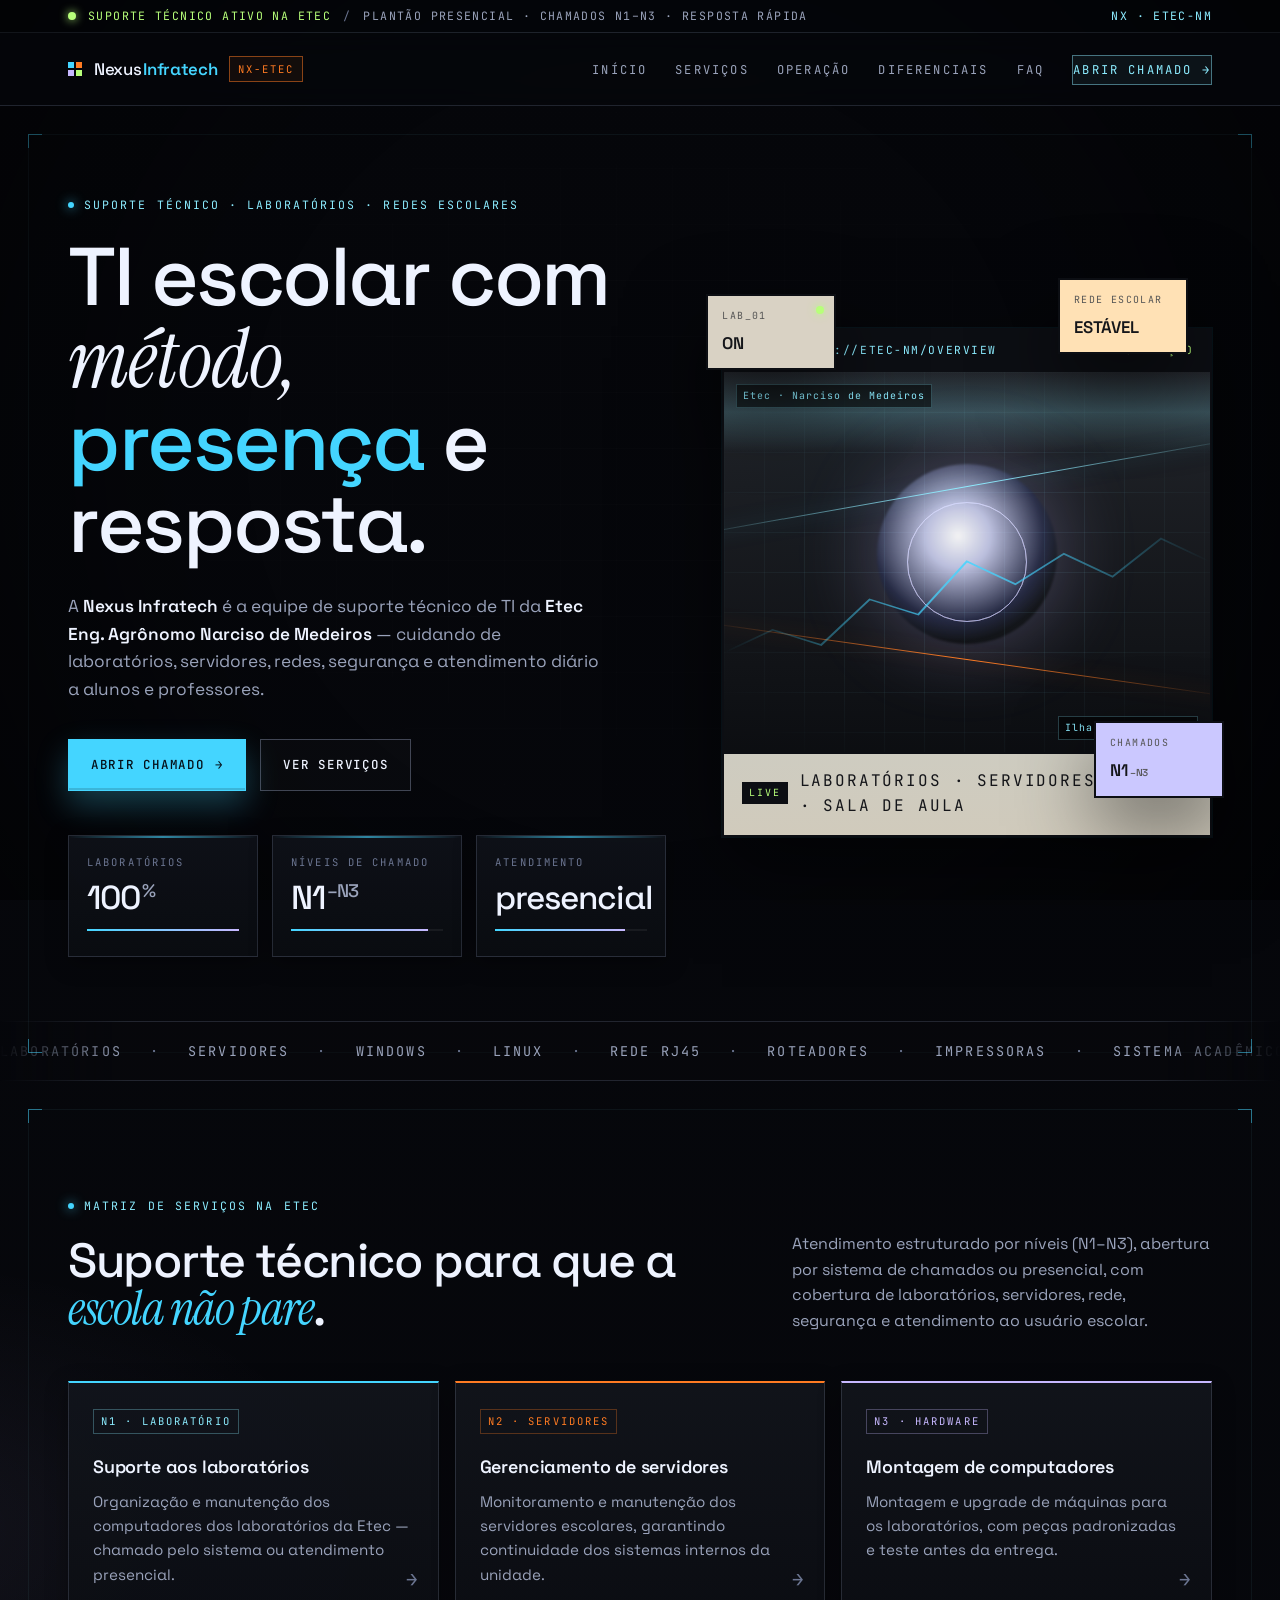
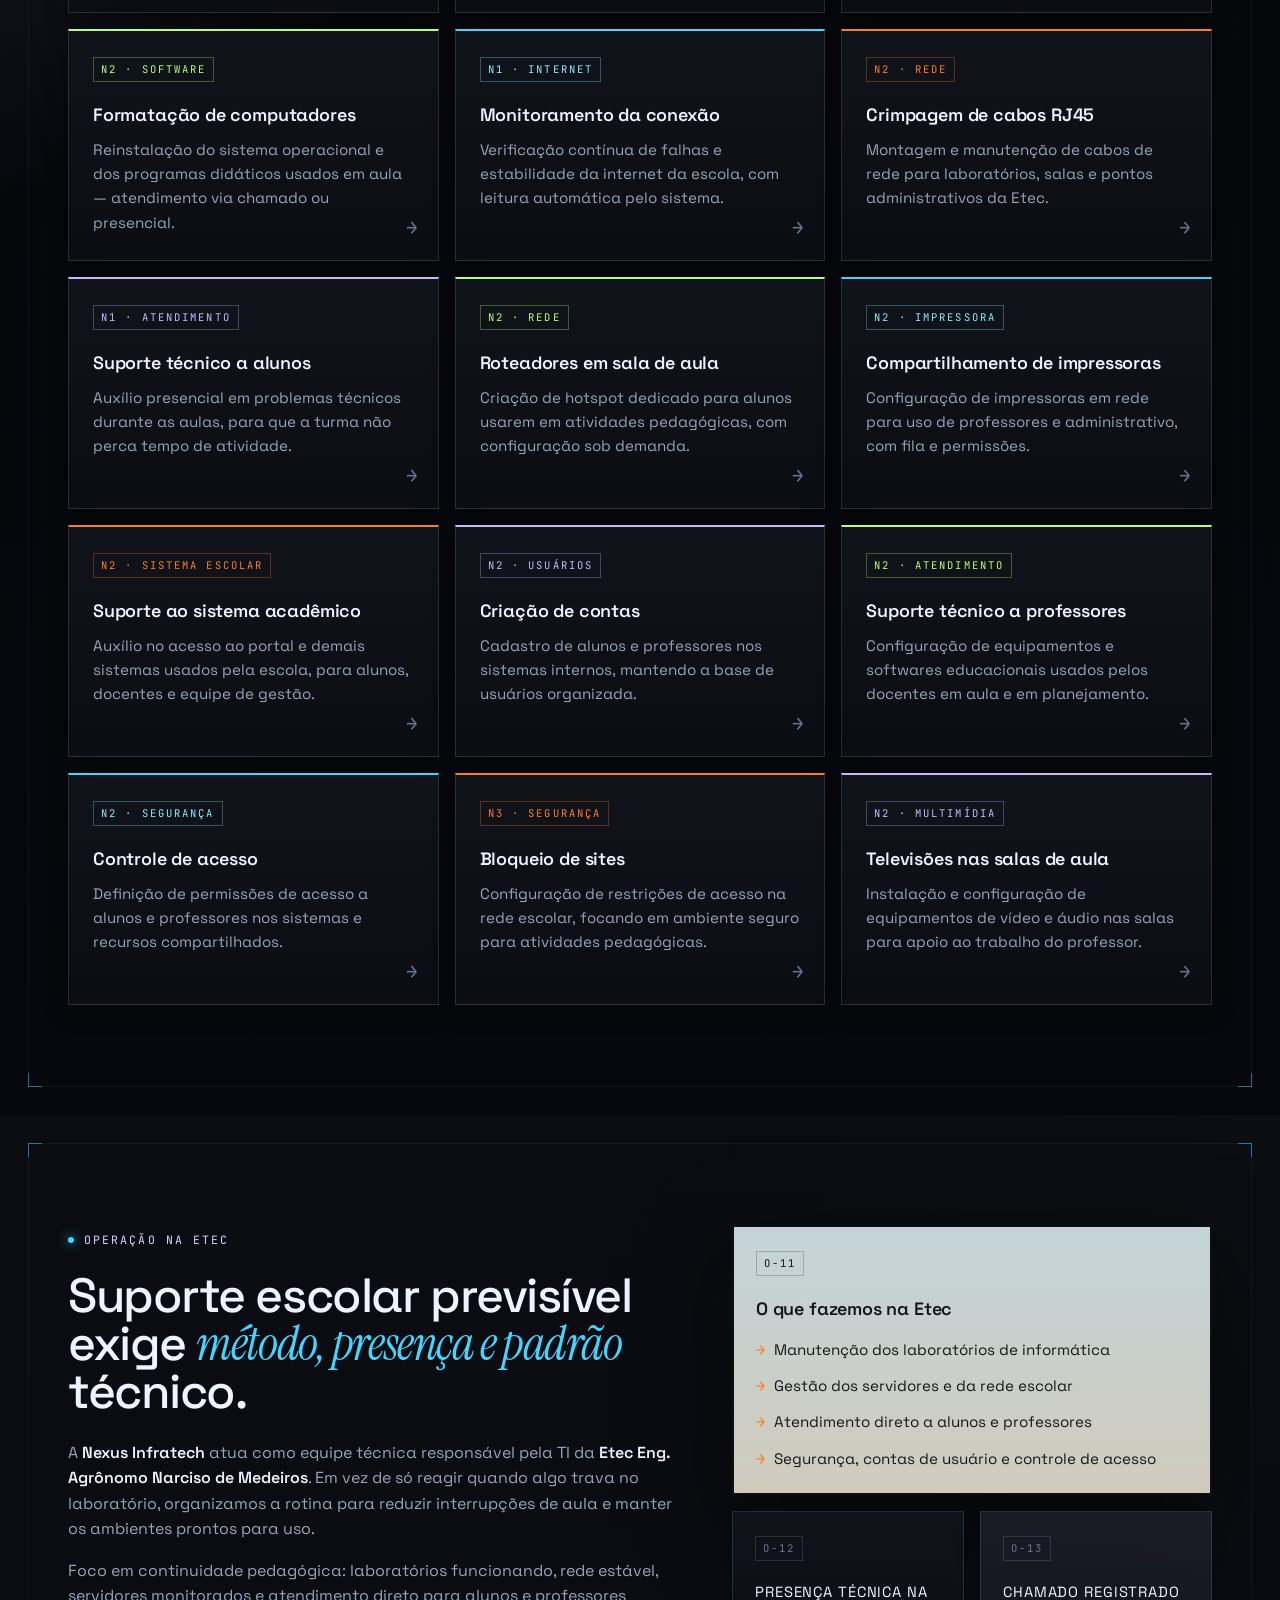
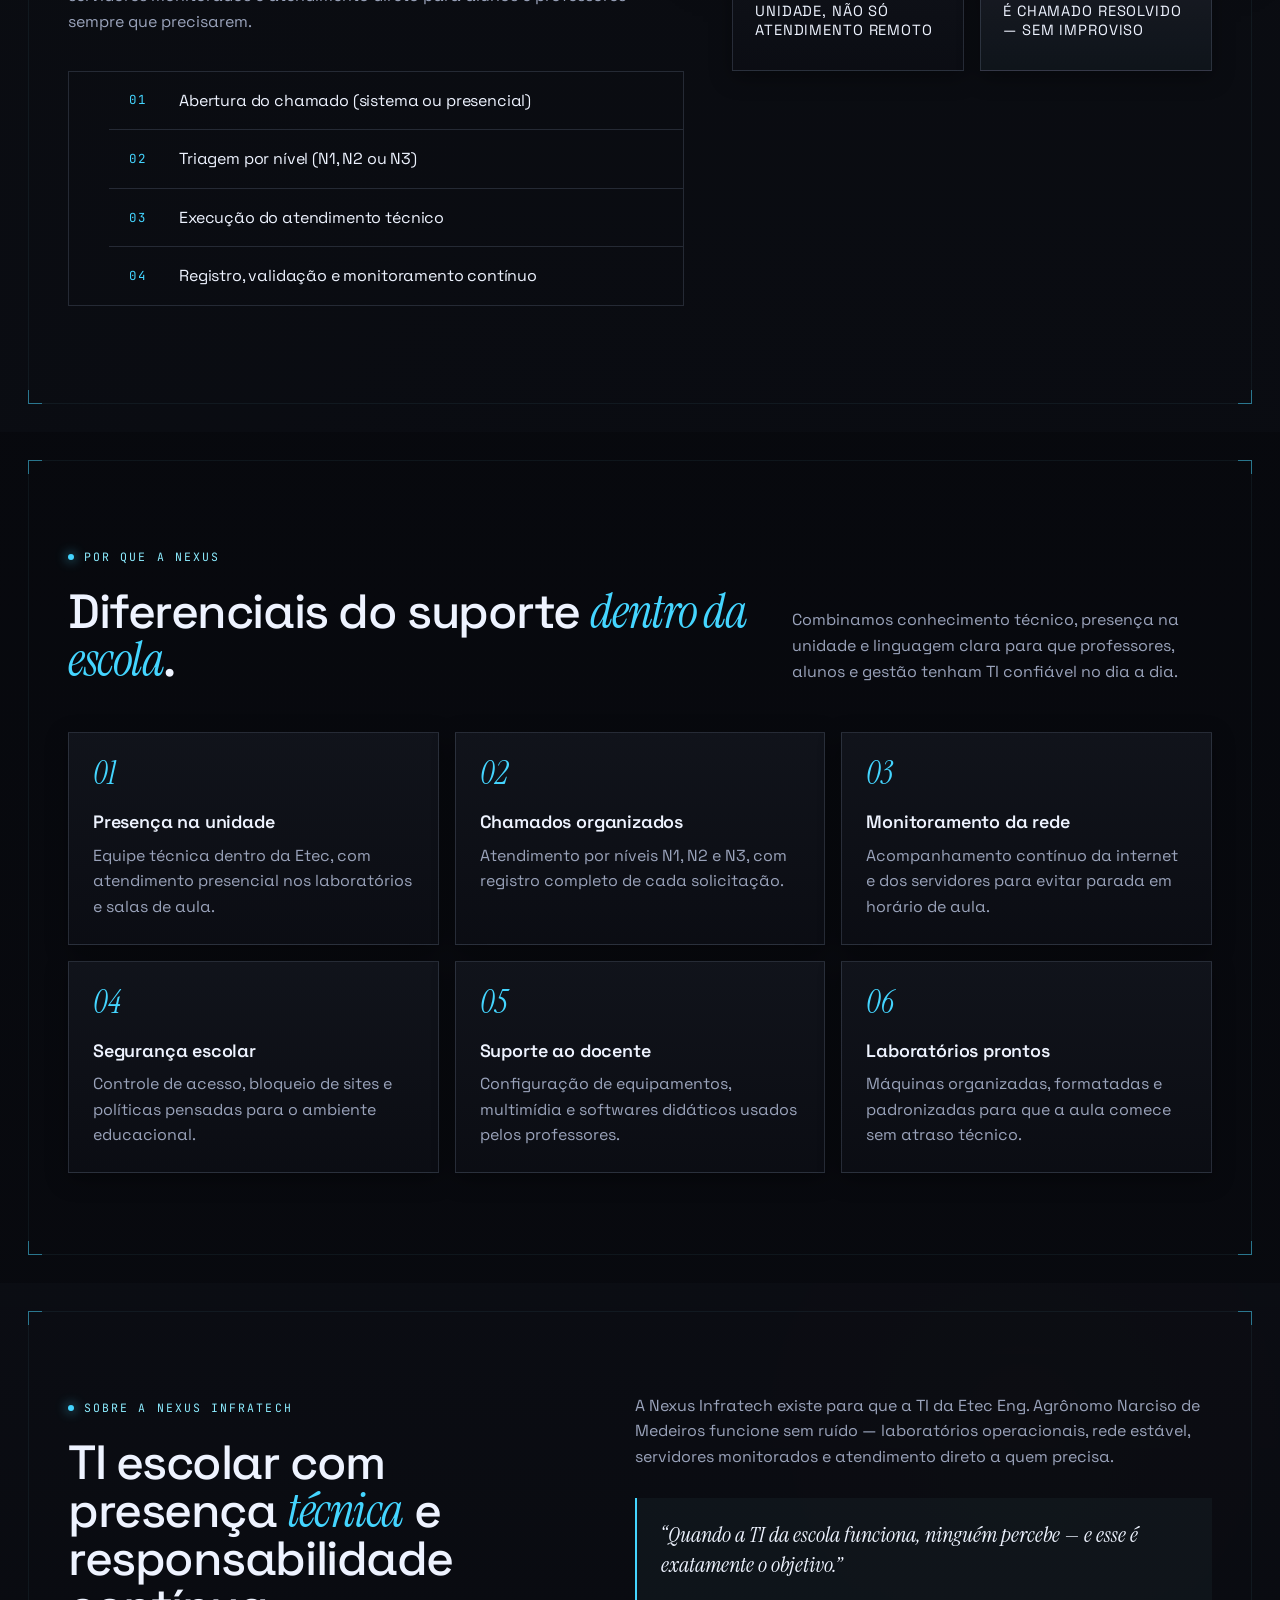
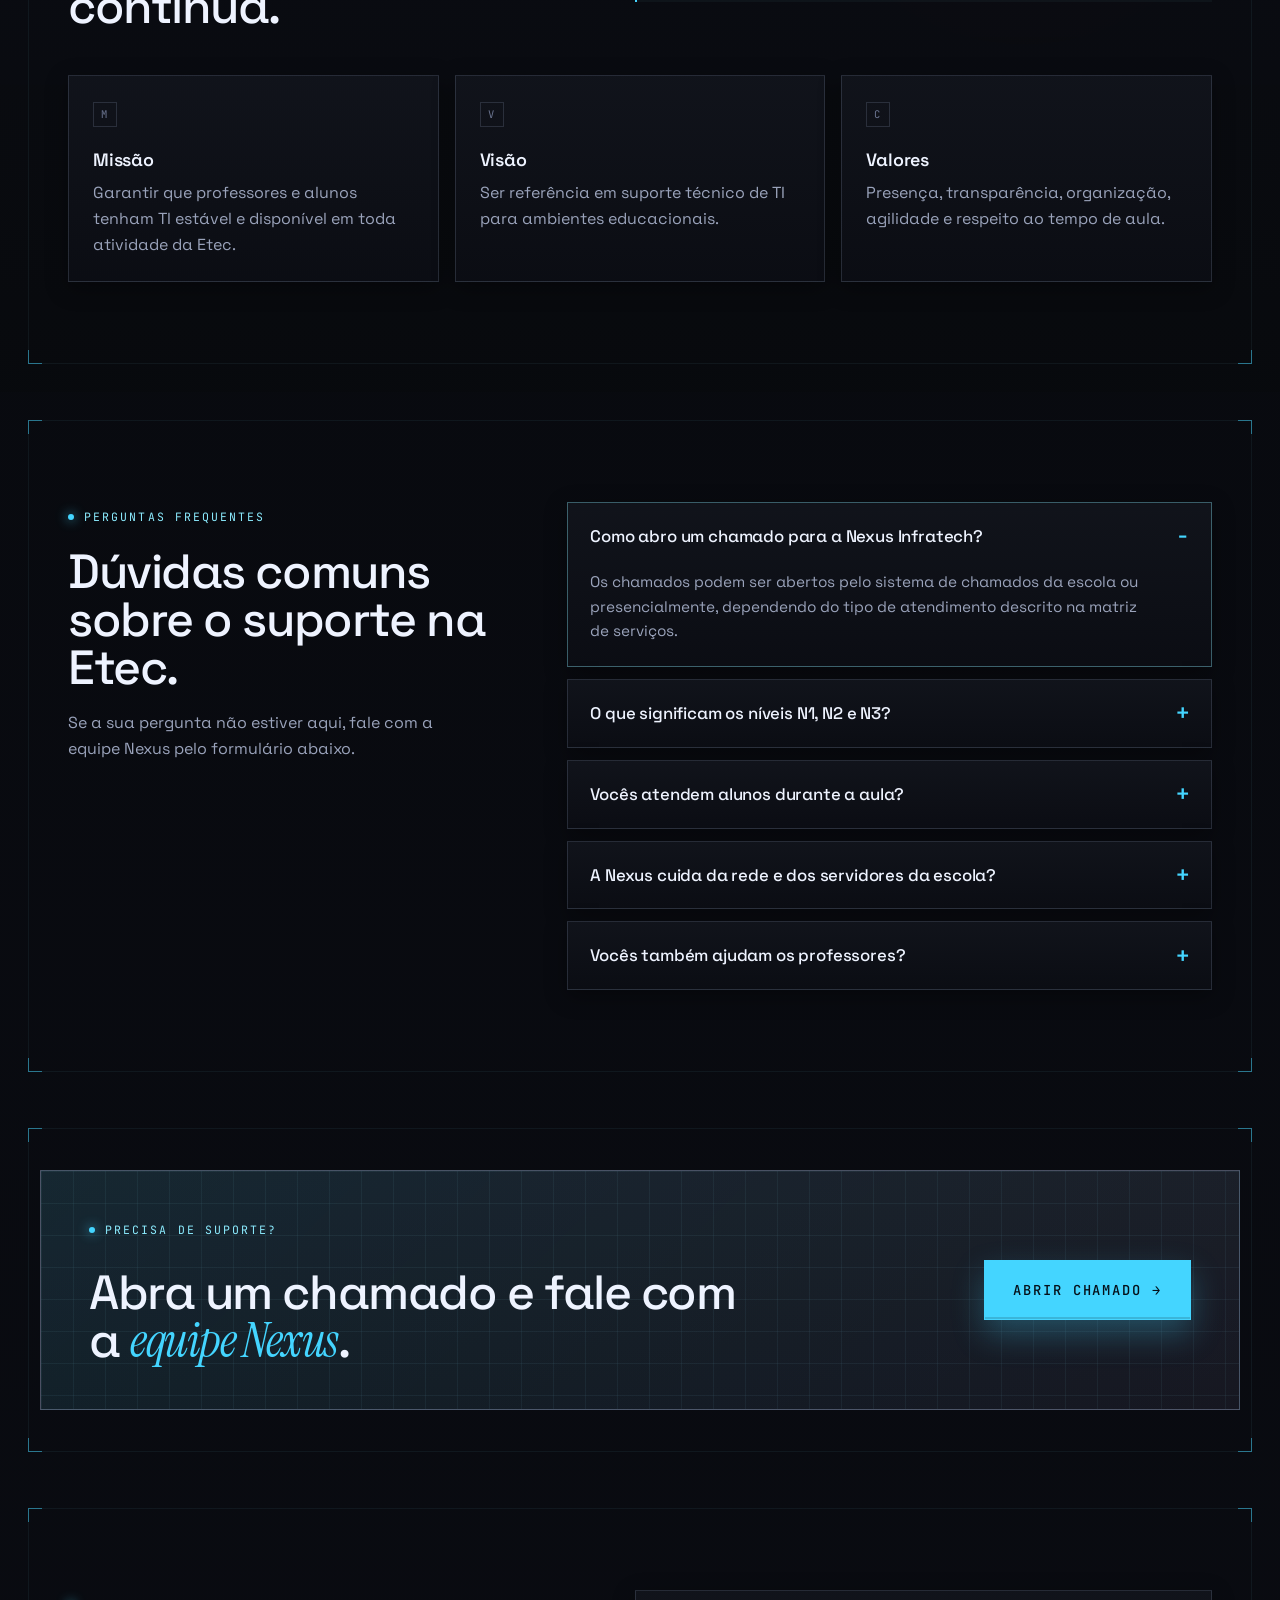
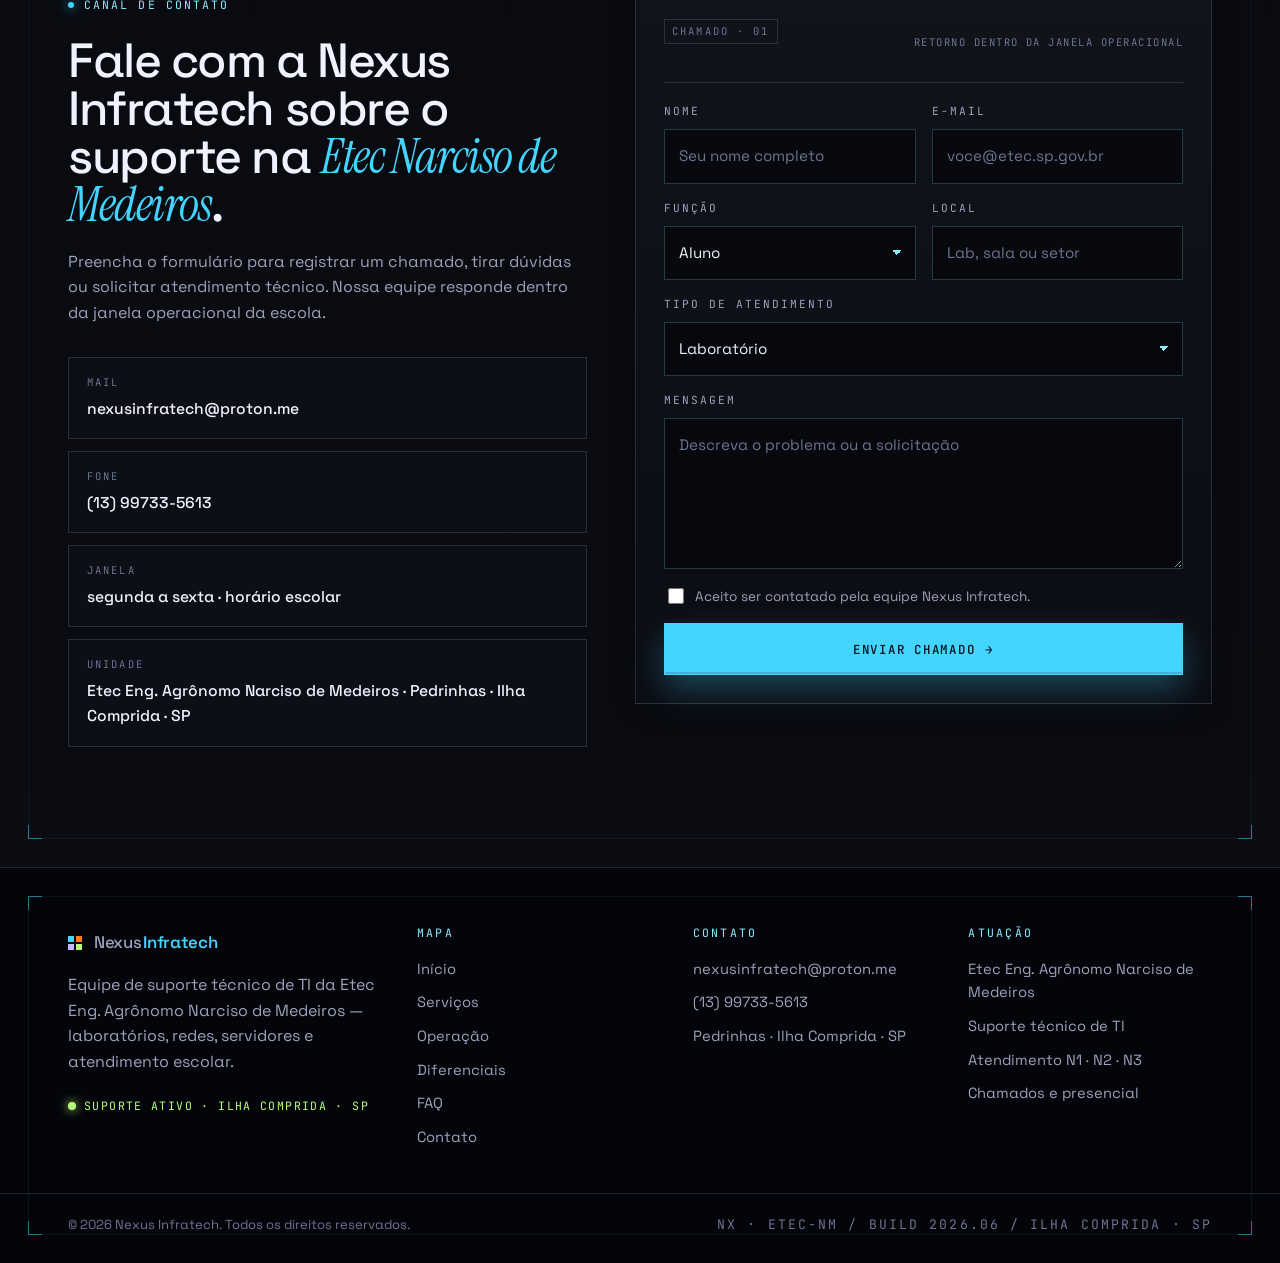
<file: index.html>
<!DOCTYPE html>
<html lang="pt-BR">
<head>
  <meta charset="UTF-8">
  <meta name="viewport" content="width=device-width, initial-scale=1.0">
  <title>Nexus Infratech | Suporte de TI para a Etec Narciso de Medeiros</title>
  <meta name="description" content="Nexus Infratech — suporte técnico de TI dedicado à Etec Eng. Agrônomo Narciso de Medeiros. Laboratórios, redes, servidores, segurança e atendimento a alunos e professores.">
  <meta property="og:title" content="Nexus Infratech | Suporte de TI na Etec Narciso de Medeiros">
  <meta property="og:description" content="Operação de TI escolar previsível: laboratórios, redes, servidores e atendimento presencial na Etec Eng. Agrônomo Narciso de Medeiros.">
  <meta name="theme-color" content="#08090d">
  <link rel="preconnect" href="https://fonts.googleapis.com">
  <link rel="preconnect" href="https://fonts.gstatic.com" crossorigin>
  <link rel="stylesheet" href="https://fonts.googleapis.com/css2?family=Space+Grotesk:wght@400;500;600;700&family=JetBrains+Mono:wght@400;500;600&family=Instrument+Serif&display=swap">
  <link rel="stylesheet" href="style_v3.css">
</head>
<body>
  <a href="#main" class="skip-link">Pular para o conteúdo</a>

  <div class="status-bar" aria-label="Status do suporte">
    <div class="container status-inner">
      <span class="status-dot" aria-hidden="true"></span>
      <span class="status-text">Suporte técnico ativo na Etec</span>
      <span class="status-sep" aria-hidden="true">/</span>
      <span class="status-meta">plantão presencial · chamados N1–N3 · resposta rápida</span>
      <span class="status-clock" aria-hidden="true">NX · ETEC-NM</span>
    </div>
  </div>

  <header class="site-header">
    <div class="container header-inner">
      <a href="#inicio" class="logo" aria-label="Nexus Infratech">
        <span class="logo-mark" aria-hidden="true">
          <span></span><span></span><span></span><span></span>
        </span>
        <span class="logo-text">Nexus<strong>Infratech</strong></span>
        <span class="logo-code">NX-ETEC</span>
      </a>

      <input type="checkbox" id="navToggle" class="nav-toggle" aria-hidden="true">
      <label for="navToggle" class="nav-burger" aria-label="Abrir menu">
        <span></span><span></span><span></span>
      </label>

      <nav class="main-nav" aria-label="Navegação principal">
        <ul>
          <li><a href="#inicio">Início</a></li>
          <li><a href="#servicos">Serviços</a></li>
          <li><a href="#sobre">Operação</a></li>
          <li><a href="#diferenciais">Diferenciais</a></li>
          <li><a href="#faq">FAQ</a></li>
          <li><a href="#contato" class="nav-cta">Abrir chamado →</a></li>
        </ul>
      </nav>
    </div>
  </header>

  <main id="main">
    <section id="inicio" class="hero section-frame">
      <div class="container hero-grid">
        <div class="hero-copy">
          <p class="micro-label"><span class="micro-bullet"></span>suporte técnico · laboratórios · redes escolares</p>
          <h1>TI escolar com <em>método,</em> <span>presença</span> e resposta.</h1>
          <p class="lead">
            A <strong>Nexus Infratech</strong> é a equipe de suporte técnico de TI da <strong>Etec Eng. Agrônomo Narciso de Medeiros</strong> — cuidando de laboratórios, servidores, redes, segurança e atendimento diário a alunos e professores.
          </p>

          <div class="hero-actions">
            <a href="#contato" class="btn btn-primary">
              Abrir chamado
              <span class="btn-arrow" aria-hidden="true">→</span>
            </a>
            <a href="#servicos" class="btn btn-ghost">Ver serviços</a>
          </div>

          <ul class="hero-stats" aria-label="Indicadores do suporte na Etec">
            <li>
              <span class="stat-label">laboratórios</span>
              <strong>100<sup>%</sup></strong>
              <span class="stat-bar"><i style="--w: 100%;"></i></span>
            </li>
            <li>
              <span class="stat-label">níveis de chamado</span>
              <strong>N1<sup>–N3</sup></strong>
              <span class="stat-bar"><i style="--w: 90%;"></i></span>
            </li>
            <li>
              <span class="stat-label">atendimento</span>
              <strong>presencial</strong>
              <span class="stat-bar"><i style="--w: 85%;"></i></span>
            </li>
          </ul>
        </div>

        <aside class="hero-panel" aria-label="Painel visual da operação">
          <div class="panel-window panel-window-main">
            <div class="panel-topbar">
              <span class="topbar-dots" aria-hidden="true"><i></i><i></i><i></i></span>
              <span class="topbar-path">nexus://etec-nm/overview</span>
              <span class="topbar-status">● em operação</span>
            </div>
            <div class="signal-art" aria-hidden="true">
              <div class="signal-grid"></div>
              <div class="signal-scan"></div>
              <div class="signal-rings">
                <span></span><span></span><span></span>
              </div>
              <div class="signal-cloud"></div>
              <div class="signal-line signal-line-a"></div>
              <div class="signal-line signal-line-b"></div>
              <svg class="signal-svg" viewBox="0 0 400 300" preserveAspectRatio="none" aria-hidden="true">
                <defs>
                  <linearGradient id="lg" x1="0" x2="1">
                    <stop offset="0" stop-color="#44d5ff" stop-opacity="0"/>
                    <stop offset=".5" stop-color="#44d5ff" stop-opacity=".9"/>
                    <stop offset="1" stop-color="#44d5ff" stop-opacity="0"/>
                  </linearGradient>
                </defs>
                <polyline points="0,210 40,180 80,200 120,140 160,160 200,90 240,120 280,80 320,110 360,60 400,90" fill="none" stroke="url(#lg)" stroke-width="2"/>
              </svg>
              <div class="signal-coord coord-tl">Etec · Narciso de Medeiros</div>
              <div class="signal-coord coord-br">Ilha Comprida · SP</div>
            </div>
            <div class="panel-caption">
              <span class="cap-tag">LIVE</span>
              <p>laboratórios · servidores · rede · sala de aula</p>
            </div>
          </div>

          <div class="panel-floating panel-floating-left">
            <span class="floating-label">lab_01</span>
            <span class="floating-value">on</span>
            <span class="floating-pulse" aria-hidden="true"></span>
          </div>

          <div class="panel-floating panel-floating-right">
            <span class="floating-label">chamados</span>
            <span class="floating-value">N1<small>–N3</small></span>
          </div>

          <div class="panel-floating panel-floating-top">
            <span class="floating-label">rede escolar</span>
            <span class="floating-value">estável</span>
          </div>
        </aside>
      </div>

      <div class="marquee" aria-hidden="true">
        <div class="marquee-track">
          <span>Laboratórios</span><span>·</span><span>Servidores</span><span>·</span><span>Windows</span><span>·</span><span>Linux</span><span>·</span><span>Rede RJ45</span><span>·</span><span>Roteadores</span><span>·</span><span>Impressoras</span><span>·</span><span>Sistema acadêmico</span><span>·</span><span>Multimídia</span><span>·</span><span>Controle de acesso</span><span>·</span>
          <span>Laboratórios</span><span>·</span><span>Servidores</span><span>·</span><span>Windows</span><span>·</span><span>Linux</span><span>·</span><span>Rede RJ45</span><span>·</span><span>Roteadores</span><span>·</span><span>Impressoras</span><span>·</span><span>Sistema acadêmico</span><span>·</span><span>Multimídia</span><span>·</span><span>Controle de acesso</span><span>·</span>
        </div>
      </div>
    </section>

    <section id="servicos" class="section section-frame">
      <div class="container">
        <div class="section-heading split-heading">
          <div>
            <p class="micro-label"><span class="micro-bullet"></span>matriz de serviços na Etec</p>
            <h2>Suporte técnico para que a <span>escola não pare</span>.</h2>
          </div>
          <p class="section-intro">
            Atendimento estruturado por níveis (N1–N3), abertura por sistema de chamados ou presencial, com cobertura de laboratórios, servidores, rede, segurança e atendimento ao usuário escolar.
          </p>
        </div>

        <div class="service-grid">
          <article class="data-card service-card accent-cyan">
            <span class="card-tag">N1 · Laboratório</span>
            <h3>Suporte aos laboratórios</h3>
            <p>Organização e manutenção dos computadores dos laboratórios da Etec — chamado pelo sistema ou atendimento presencial.</p>
            <span class="card-arrow" aria-hidden="true">→</span>
          </article>

          <article class="data-card service-card accent-orange">
            <span class="card-tag">N2 · Servidores</span>
            <h3>Gerenciamento de servidores</h3>
            <p>Monitoramento e manutenção dos servidores escolares, garantindo continuidade dos sistemas internos da unidade.</p>
            <span class="card-arrow" aria-hidden="true">→</span>
          </article>

          <article class="data-card service-card accent-lilac">
            <span class="card-tag">N3 · Hardware</span>
            <h3>Montagem de computadores</h3>
            <p>Montagem e upgrade de máquinas para os laboratórios, com peças padronizadas e teste antes da entrega.</p>
            <span class="card-arrow" aria-hidden="true">→</span>
          </article>

          <article class="data-card service-card accent-lime">
            <span class="card-tag">N2 · Software</span>
            <h3>Formatação de computadores</h3>
            <p>Reinstalação do sistema operacional e dos programas didáticos usados em aula — atendimento via chamado ou presencial.</p>
            <span class="card-arrow" aria-hidden="true">→</span>
          </article>

          <article class="data-card service-card accent-cyan">
            <span class="card-tag">N1 · Internet</span>
            <h3>Monitoramento da conexão</h3>
            <p>Verificação contínua de falhas e estabilidade da internet da escola, com leitura automática pelo sistema.</p>
            <span class="card-arrow" aria-hidden="true">→</span>
          </article>

          <article class="data-card service-card accent-orange">
            <span class="card-tag">N2 · Rede</span>
            <h3>Crimpagem de cabos RJ45</h3>
            <p>Montagem e manutenção de cabos de rede para laboratórios, salas e pontos administrativos da Etec.</p>
            <span class="card-arrow" aria-hidden="true">→</span>
          </article>

          <article class="data-card service-card accent-lilac">
            <span class="card-tag">N1 · Atendimento</span>
            <h3>Suporte técnico a alunos</h3>
            <p>Auxílio presencial em problemas técnicos durante as aulas, para que a turma não perca tempo de atividade.</p>
            <span class="card-arrow" aria-hidden="true">→</span>
          </article>

          <article class="data-card service-card accent-lime">
            <span class="card-tag">N2 · Rede</span>
            <h3>Roteadores em sala de aula</h3>
            <p>Criação de hotspot dedicado para alunos usarem em atividades pedagógicas, com configuração sob demanda.</p>
            <span class="card-arrow" aria-hidden="true">→</span>
          </article>

          <article class="data-card service-card accent-cyan">
            <span class="card-tag">N2 · Impressora</span>
            <h3>Compartilhamento de impressoras</h3>
            <p>Configuração de impressoras em rede para uso de professores e administrativo, com fila e permissões.</p>
            <span class="card-arrow" aria-hidden="true">→</span>
          </article>

          <article class="data-card service-card accent-orange">
            <span class="card-tag">N2 · Sistema Escolar</span>
            <h3>Suporte ao sistema acadêmico</h3>
            <p>Auxílio no acesso ao portal e demais sistemas usados pela escola, para alunos, docentes e equipe de gestão.</p>
            <span class="card-arrow" aria-hidden="true">→</span>
          </article>

          <article class="data-card service-card accent-lilac">
            <span class="card-tag">N2 · Usuários</span>
            <h3>Criação de contas</h3>
            <p>Cadastro de alunos e professores nos sistemas internos, mantendo a base de usuários organizada.</p>
            <span class="card-arrow" aria-hidden="true">→</span>
          </article>

          <article class="data-card service-card accent-lime">
            <span class="card-tag">N2 · Atendimento</span>
            <h3>Suporte técnico a professores</h3>
            <p>Configuração de equipamentos e softwares educacionais usados pelos docentes em aula e em planejamento.</p>
            <span class="card-arrow" aria-hidden="true">→</span>
          </article>

          <article class="data-card service-card accent-cyan">
            <span class="card-tag">N2 · Segurança</span>
            <h3>Controle de acesso</h3>
            <p>Definição de permissões de acesso a alunos e professores nos sistemas e recursos compartilhados.</p>
            <span class="card-arrow" aria-hidden="true">→</span>
          </article>

          <article class="data-card service-card accent-orange">
            <span class="card-tag">N3 · Segurança</span>
            <h3>Bloqueio de sites</h3>
            <p>Configuração de restrições de acesso na rede escolar, focando em ambiente seguro para atividades pedagógicas.</p>
            <span class="card-arrow" aria-hidden="true">→</span>
          </article>

          <article class="data-card service-card accent-lilac">
            <span class="card-tag">N2 · Multimídia</span>
            <h3>Televisões nas salas de aula</h3>
            <p>Instalação e configuração de equipamentos de vídeo e áudio nas salas para apoio ao trabalho do professor.</p>
            <span class="card-arrow" aria-hidden="true">→</span>
          </article>
        </div>
      </div>
    </section>

    <section id="sobre" class="section section-dark section-frame">
      <div class="container operations-grid">
        <div class="operations-copy">
          <p class="micro-label light"><span class="micro-bullet"></span>operação na Etec</p>
          <h2>Suporte escolar previsível exige <span>método, presença e padrão</span> técnico.</h2>
          <p>
            A <strong>Nexus Infratech</strong> atua como equipe técnica responsável pela TI da <strong>Etec Eng. Agrônomo Narciso de Medeiros</strong>. Em vez de só reagir quando algo trava no laboratório, organizamos a rotina para reduzir interrupções de aula e manter os ambientes prontos para uso.
          </p>
          <p>
            Foco em continuidade pedagógica: laboratórios funcionando, rede estável, servidores monitorados e atendimento direto para alunos e professores sempre que precisarem.
          </p>

          <ol class="process-steps" aria-label="Fluxo de atendimento">
            <li><span class="step-n">01</span><span class="step-t">Abertura do chamado (sistema ou presencial)</span></li>
            <li><span class="step-n">02</span><span class="step-t">Triagem por nível (N1, N2 ou N3)</span></li>
            <li><span class="step-n">03</span><span class="step-t">Execução do atendimento técnico</span></li>
            <li><span class="step-n">04</span><span class="step-t">Registro, validação e monitoramento contínuo</span></li>
          </ol>
        </div>

        <div class="operations-board">
          <div class="board-card board-large">
            <span class="card-tag">O-11</span>
            <h3>O que fazemos na Etec</h3>
            <ul class="board-list">
              <li>Manutenção dos laboratórios de informática</li>
              <li>Gestão dos servidores e da rede escolar</li>
              <li>Atendimento direto a alunos e professores</li>
              <li>Segurança, contas de usuário e controle de acesso</li>
            </ul>
          </div>

          <div class="board-card board-small">
            <span class="card-tag">O-12</span>
            <p>presença técnica na unidade, não só atendimento remoto</p>
          </div>

          <div class="board-card board-small alt-tone">
            <span class="card-tag">O-13</span>
            <p>chamado registrado é chamado resolvido — sem improviso</p>
          </div>
        </div>
      </div>
    </section>

    <section id="diferenciais" class="section section-frame">
      <div class="container">
        <div class="section-heading split-heading">
          <div>
            <p class="micro-label"><span class="micro-bullet"></span>por que a Nexus</p>
            <h2>Diferenciais do suporte <span>dentro da escola</span>.</h2>
          </div>
          <p class="section-intro">
            Combinamos conhecimento técnico, presença na unidade e linguagem clara para que professores, alunos e gestão tenham TI confiável no dia a dia.
          </p>
        </div>

        <div class="feature-grid">
          <article class="feature-panel"><span class="feature-index">01</span><h3>Presença na unidade</h3><p>Equipe técnica dentro da Etec, com atendimento presencial nos laboratórios e salas de aula.</p></article>
          <article class="feature-panel"><span class="feature-index">02</span><h3>Chamados organizados</h3><p>Atendimento por níveis N1, N2 e N3, com registro completo de cada solicitação.</p></article>
          <article class="feature-panel"><span class="feature-index">03</span><h3>Monitoramento da rede</h3><p>Acompanhamento contínuo da internet e dos servidores para evitar parada em horário de aula.</p></article>
          <article class="feature-panel"><span class="feature-index">04</span><h3>Segurança escolar</h3><p>Controle de acesso, bloqueio de sites e políticas pensadas para o ambiente educacional.</p></article>
          <article class="feature-panel"><span class="feature-index">05</span><h3>Suporte ao docente</h3><p>Configuração de equipamentos, multimídia e softwares didáticos usados pelos professores.</p></article>
          <article class="feature-panel"><span class="feature-index">06</span><h3>Laboratórios prontos</h3><p>Máquinas organizadas, formatadas e padronizadas para que a aula comece sem atraso técnico.</p></article>
        </div>
      </div>
    </section>

    <section class="section manifesto section-frame">
      <div class="container manifesto-grid">
        <div>
          <p class="micro-label"><span class="micro-bullet"></span>sobre a nexus infratech</p>
          <h2>TI escolar com presença <span>técnica</span> e responsabilidade contínua.</h2>
        </div>
        <div class="manifesto-copy">
          <p>
            A Nexus Infratech existe para que a TI da Etec Eng. Agrônomo Narciso de Medeiros funcione sem ruído — laboratórios operacionais, rede estável, servidores monitorados e atendimento direto a quem precisa.
          </p>
          <blockquote class="pull-quote">
            “Quando a TI da escola funciona, ninguém percebe — e esse é exatamente o objetivo.”
          </blockquote>
        </div>
        <div class="manifesto-values">
          <article class="value-block"><span class="card-tag">M</span><h3>Missão</h3><p>Garantir que professores e alunos tenham TI estável e disponível em toda atividade da Etec.</p></article>
          <article class="value-block"><span class="card-tag">V</span><h3>Visão</h3><p>Ser referência em suporte técnico de TI para ambientes educacionais.</p></article>
          <article class="value-block"><span class="card-tag">C</span><h3>Valores</h3><p>Presença, transparência, organização, agilidade e respeito ao tempo de aula.</p></article>
        </div>
      </div>
    </section>

    <section id="faq" class="section section-frame">
      <div class="container faq-grid">
        <div class="faq-side">
          <p class="micro-label"><span class="micro-bullet"></span>perguntas frequentes</p>
          <h2>Dúvidas comuns sobre o suporte na Etec.</h2>
          <p class="section-intro">Se a sua pergunta não estiver aqui, fale com a equipe Nexus pelo formulário abaixo.</p>
        </div>
        <div class="faq-list">
          <details class="faq-item" open>
            <summary>Como abro um chamado para a Nexus Infratech?</summary>
            <p>Os chamados podem ser abertos pelo sistema de chamados da escola ou presencialmente, dependendo do tipo de atendimento descrito na matriz de serviços.</p>
          </details>
          <details class="faq-item">
            <summary>O que significam os níveis N1, N2 e N3?</summary>
            <p>São os níveis de atendimento: N1 para suporte direto e rotinas simples, N2 para configurações técnicas e N3 para intervenções mais complexas em hardware e segurança.</p>
          </details>
          <details class="faq-item">
            <summary>Vocês atendem alunos durante a aula?</summary>
            <p>Sim. O suporte técnico a alunos é presencial e tem o objetivo de resolver o problema sem comprometer o andamento da atividade pedagógica.</p>
          </details>
          <details class="faq-item">
            <summary>A Nexus cuida da rede e dos servidores da escola?</summary>
            <p>Sim. Cuidamos do monitoramento da internet, gerenciamento dos servidores escolares, crimpagem de cabos, roteadores em sala e configuração de impressoras em rede.</p>
          </details>
          <details class="faq-item">
            <summary>Vocês também ajudam os professores?</summary>
            <p>Sim. Damos suporte na configuração de equipamentos, softwares educacionais, multimídia das salas e acesso aos sistemas da escola.</p>
          </details>
        </div>
      </div>
    </section>

    <section class="section cta-banner section-frame">
      <div class="container cta-inner">
        <div>
          <p class="micro-label"><span class="micro-bullet"></span>precisa de suporte?</p>
          <h2>Abra um chamado e fale com a <span>equipe Nexus</span>.</h2>
        </div>
        <a href="#contato" class="btn btn-primary btn-lg">
          Abrir chamado
          <span class="btn-arrow" aria-hidden="true">→</span>
        </a>
      </div>
    </section>

    <section id="contato" class="section section-frame contact-section">
      <div class="container contact-grid">
        <div class="contact-copy">
          <p class="micro-label"><span class="micro-bullet"></span>canal de contato</p>
          <h2>Fale com a Nexus Infratech sobre o suporte na <span>Etec Narciso de Medeiros</span>.</h2>
          <p>
            Preencha o formulário para registrar um chamado, tirar dúvidas ou solicitar atendimento técnico. Nossa equipe responde dentro da janela operacional da escola.
          </p>

          <ul class="contact-data">
            <li><span>mail</span><strong>nexusinfratech@proton.me</strong></li>
            <li><span>fone</span><strong>(13) 99733-5613</strong></li>
            <li><span>janela</span><strong>segunda a sexta · horário escolar</strong></li>
            <li><span>unidade</span><strong>Etec Eng. Agrônomo Narciso de Medeiros · Pedrinhas · Ilha Comprida · SP</strong></li>
          </ul>
        </div>

        <form class="contact-form" action="#" method="post">
          <div class="form-head">
            <span class="card-tag">CHAMADO · 01</span>
            <span class="form-meta">retorno dentro da janela operacional</span>
          </div>
          <div class="form-row">
            <label>
              <span>Nome</span>
              <input type="text" name="nome" placeholder="Seu nome completo" required>
            </label>
            <label>
              <span>E-mail</span>
              <input type="email" name="email" placeholder="voce@etec.sp.gov.br" required>
            </label>
          </div>

          <div class="form-row">
            <label>
              <span>Função</span>
              <select name="funcao">
                <option>Aluno</option>
                <option>Professor</option>
                <option>Gestão / administrativo</option>
                <option>Outro</option>
              </select>
            </label>
            <label>
              <span>Local</span>
              <input type="text" name="local" placeholder="Lab, sala ou setor">
            </label>
          </div>

          <label>
            <span>Tipo de atendimento</span>
            <select name="interesse">
              <option>Laboratório</option>
              <option>Servidores</option>
              <option>Hardware / montagem</option>
              <option>Formatação de computador</option>
              <option>Internet / rede</option>
              <option>Impressora</option>
              <option>Sistema acadêmico</option>
              <option>Conta de usuário</option>
              <option>Multimídia / sala de aula</option>
              <option>Outro</option>
            </select>
          </label>

          <label>
            <span>Mensagem</span>
            <textarea name="mensagem" rows="5" placeholder="Descreva o problema ou a solicitação" required></textarea>
          </label>

          <label class="check">
            <input type="checkbox" required>
            <span>Aceito ser contatado pela equipe Nexus Infratech.</span>
          </label>

          <button type="submit" class="btn btn-primary btn-block">
            Enviar chamado
            <span class="btn-arrow" aria-hidden="true">→</span>
          </button>
        </form>
      </div>
    </section>
  </main>

  <footer class="site-footer section-frame">
    <div class="container footer-grid">
      <div>
        <a href="#inicio" class="logo footer-logo">
          <span class="logo-mark" aria-hidden="true"><span></span><span></span><span></span><span></span></span>
          <span class="logo-text">Nexus<strong>Infratech</strong></span>
        </a>
        <p class="footer-tag">Equipe de suporte técnico de TI da Etec Eng. Agrônomo Narciso de Medeiros — laboratórios, redes, servidores e atendimento escolar.</p>
        <p class="footer-status"><span class="status-dot" aria-hidden="true"></span> Suporte ativo · Ilha Comprida · SP</p>
      </div>

      <div>
        <p class="footer-title">Mapa</p>
        <ul>
          <li><a href="#inicio">Início</a></li>
          <li><a href="#servicos">Serviços</a></li>
          <li><a href="#sobre">Operação</a></li>
          <li><a href="#diferenciais">Diferenciais</a></li>
          <li><a href="#faq">FAQ</a></li>
          <li><a href="#contato">Contato</a></li>
        </ul>
      </div>

      <div>
        <p class="footer-title">Contato</p>
        <ul>
          <li>nexusinfratech@proton.me</li>
          <li>(13) 99733-5613</li>
          <li>Pedrinhas · Ilha Comprida · SP</li>
        </ul>
      </div>

      <div>
        <p class="footer-title">Atuação</p>
        <ul>
          <li>Etec Eng. Agrônomo Narciso de Medeiros</li>
          <li>Suporte técnico de TI</li>
          <li>Atendimento N1 · N2 · N3</li>
          <li>Chamados e presencial</li>
        </ul>
      </div>
    </div>

    <div class="footer-bottom">
      <div class="container footer-bottom-inner">
        <p>© 2026 Nexus Infratech. Todos os direitos reservados.</p>
        <p class="footer-code">NX · ETEC-NM / build 2026.06 / Ilha Comprida · SP</p>
      </div>
    </div>
  </footer>
</body>
</html>
</file>
<file: style_v3.css>
/* =====================================================
   Nexus Infraestrutura — v3
   Retro-futurista editorial / terminal / poster tech
   HTML5 + CSS3 puros (sem JavaScript)
   ===================================================== */

:root {
    --bg: #08090d;
    --bg-2: #0b0d13;
    --surface: #10131a;
    --surface-soft: #161b24;
    --surface-paper: #d7d1c2;
    --surface-paper-2: #c9dbe0;
    --text: #eef3ff;
    --text-soft: #9aa3bb;
    --text-dim: #6b7591;
    --text-dark: #16181d;
    --line: rgba(182, 196, 232, 0.16);
    --line-strong: rgba(182, 196, 232, 0.32);
    --cyan: #8cecff;
    --cyan-strong: #44d5ff;
    --lilac: #c7b8ff;
    --orange: #ff7b22;
    --lime: #b7ff7a;
    --paper-ink: #15161a;
    --shadow: 0 30px 80px rgba(0, 0, 0, 0.5);
    --shadow-sm: 0 6px 20px rgba(0, 0, 0, 0.35);
    --radius-sm: 4px;
    --radius-md: 10px;
    --radius-lg: 18px;
    --container: 1200px;
    --transition: 0.32s cubic-bezier(.2,.7,.2,1);
    --font-body: "Space Grotesk", "Inter", system-ui, sans-serif;
    --font-mono: "JetBrains Mono", "SF Mono", Menlo, monospace;
    --font-display: "Space Grotesk", "Inter", system-ui, sans-serif;
    --font-serif: "Instrument Serif", "Times New Roman", serif;
}

*, *::before, *::after { box-sizing: border-box; }

html {
    scroll-behavior: smooth;
    -webkit-text-size-adjust: 100%;
    scroll-padding-top: 100px;
}

body {
    margin: 0;
    font-family: var(--font-body);
    background:
        radial-gradient(1100px 600px at 80% -10%, rgba(68, 213, 255, 0.10), transparent 60%),
        radial-gradient(900px 500px at -10% 20%, rgba(199, 184, 255, 0.07), transparent 55%),
        linear-gradient(180deg, #05060a 0%, #0a0c12 100%);
    color: var(--text);
    line-height: 1.6;
    overflow-x: hidden;
    font-feature-settings: "ss01", "cv11";
    -webkit-font-smoothing: antialiased;
    text-rendering: optimizeLegibility;
}

body::before {
    content: "";
    position: fixed; inset: 0;
    pointer-events: none;
    background:
        linear-gradient(rgba(255, 255, 255, 0.025) 1px, transparent 1px),
        linear-gradient(90deg, rgba(255, 255, 255, 0.020) 1px, transparent 1px);
    background-size: 56px 56px;
    opacity: 0.5;
    mask-image: radial-gradient(ellipse at center, #000 30%, transparent 80%);
    -webkit-mask-image: radial-gradient(ellipse at center, #000 30%, transparent 80%);
    z-index: 0;
}

body::after {
    content: "";
    position: fixed; inset: 0;
    pointer-events: none;
    background: radial-gradient(circle at center, transparent 50%, rgba(0,0,0,0.45) 100%);
    z-index: 0;
}

img { max-width: 100%; display: block; }
a { color: inherit; text-decoration: none; }
ul { list-style: none; margin: 0; padding: 0; }
h1, h2, h3, p, figure, blockquote { margin: 0; }

h1, h2, h3 {
    font-family: var(--font-display);
    font-weight: 600;
    line-height: 1;
    letter-spacing: -0.03em;
}

h1 {
    font-size: clamp(2.6rem, 6.4vw, 5.4rem);
    font-weight: 500;
}
h1 em {
    font-family: var(--font-serif);
    font-style: italic;
    font-weight: 400;
    letter-spacing: -0.01em;
    color: var(--text);
}
h1 span {
    color: var(--cyan-strong);
    position: relative;
}

h2 {
    font-size: clamp(1.8rem, 3.8vw, 3rem);
    font-weight: 500;
}
h2 span {
    font-family: var(--font-serif);
    font-style: italic;
    font-weight: 400;
    color: var(--cyan-strong);
}

h3 {
    font-size: 1.12rem;
    line-height: 1.2;
    font-weight: 600;
    letter-spacing: -0.01em;
}

p { color: var(--text-soft); font-size: 1rem; }
strong { color: var(--text); font-weight: 600; }

.container {
    width: 100%;
    max-width: var(--container);
    margin: 0 auto;
    padding: 0 28px;
    position: relative;
    z-index: 1;
}

.section { padding: 110px 0; position: relative; }
.section-frame { position: relative; }
.section-frame::before {
    content: "";
    position: absolute;
    inset: 28px;
    border: 1px solid rgba(140, 236, 255, 0.06);
    pointer-events: none;
    z-index: 0;
}

/* corner ticks for section frame */
.section-frame::after {
    content: "";
    position: absolute;
    inset: 28px;
    background:
        linear-gradient(var(--cyan-strong), var(--cyan-strong)) top left / 14px 1px no-repeat,
        linear-gradient(var(--cyan-strong), var(--cyan-strong)) top left / 1px 14px no-repeat,
        linear-gradient(var(--cyan-strong), var(--cyan-strong)) top right / 14px 1px no-repeat,
        linear-gradient(var(--cyan-strong), var(--cyan-strong)) top right / 1px 14px no-repeat,
        linear-gradient(var(--cyan-strong), var(--cyan-strong)) bottom left / 14px 1px no-repeat,
        linear-gradient(var(--cyan-strong), var(--cyan-strong)) bottom left / 1px 14px no-repeat,
        linear-gradient(var(--cyan-strong), var(--cyan-strong)) bottom right / 14px 1px no-repeat,
        linear-gradient(var(--cyan-strong), var(--cyan-strong)) bottom right / 1px 14px no-repeat;
    opacity: 0.5;
    pointer-events: none;
    z-index: 0;
}

.micro-label {
    display: inline-flex;
    align-items: center;
    gap: 10px;
    margin-bottom: 22px;
    font-family: var(--font-mono);
    font-size: 0.72rem;
    text-transform: uppercase;
    letter-spacing: 0.18em;
    color: var(--cyan);
}
.micro-label.light { color: #d8d4ff; }
.micro-bullet {
    width: 6px; height: 6px;
    background: var(--cyan-strong);
    border-radius: 50%;
    box-shadow: 0 0 12px var(--cyan-strong);
    animation: pulse 2.4s ease-in-out infinite;
}
@keyframes pulse {
    0%, 100% { opacity: 1; transform: scale(1); }
    50% { opacity: 0.4; transform: scale(1.4); }
}

/* Skip link */
.skip-link {
    position: absolute; left: -9999px; top: 0;
    background: var(--cyan-strong); color: #051019;
    padding: 10px 16px; font-family: var(--font-mono); font-size: 0.8rem;
    z-index: 100;
}
.skip-link:focus { left: 10px; top: 10px; }

/* ================== STATUS BAR ================== */
.status-bar {
    background: #04060a;
    border-bottom: 1px solid var(--line);
    font-family: var(--font-mono);
    font-size: 0.72rem;
    letter-spacing: 0.12em;
    text-transform: uppercase;
    color: var(--text-dim);
}
.status-inner {
    min-height: 32px;
    display: flex; align-items: center; gap: 12px;
    padding-top: 6px; padding-bottom: 6px;
}
.status-dot {
    width: 8px; height: 8px; border-radius: 50%;
    background: var(--lime);
    box-shadow: 0 0 10px var(--lime);
    animation: pulse 2s ease-in-out infinite;
}
.status-text { color: var(--lime); }
.status-sep { color: var(--text-dim); }
.status-meta { color: var(--text-soft); }
.status-clock { margin-left: auto; color: var(--cyan); }

/* ================== HEADER ================== */
.site-header {
    position: sticky;
    top: 0;
    z-index: 50;
    background: rgba(6, 7, 11, 0.78);
    backdrop-filter: saturate(140%) blur(14px);
    -webkit-backdrop-filter: saturate(140%) blur(14px);
    border-bottom: 1px solid var(--line);
}
.header-inner {
    min-height: 72px;
    display: flex; align-items: center; justify-content: space-between;
    gap: 20px;
}

.logo {
    display: inline-flex; align-items: center; gap: 12px;
    color: var(--text);
}
.logo-mark {
    display: grid;
    grid-template-columns: 6px 6px;
    grid-template-rows: 6px 6px;
    gap: 2px;
}
.logo-mark span {
    width: 6px; height: 6px;
    background: var(--cyan-strong);
}
.logo-mark span:nth-child(2) { background: var(--orange); }
.logo-mark span:nth-child(3) { background: var(--lilac); }
.logo-mark span:nth-child(4) { background: var(--lime); }

.logo-text {
    font-family: var(--font-display);
    font-size: 1.05rem;
    font-weight: 500;
    letter-spacing: -0.02em;
}
.logo-text strong {
    color: var(--cyan-strong);
    font-weight: 600;
    margin-left: 2px;
}
.logo-code {
    display: inline-flex; align-items: center; justify-content: center;
    padding: 4px 8px;
    border: 1px solid rgba(255, 123, 34, 0.5);
    color: var(--orange);
    font-family: var(--font-mono);
    font-size: 0.66rem;
    letter-spacing: 0.18em;
    background: rgba(255, 123, 34, 0.06);
}

.nav-toggle { display: none; }
.nav-burger { display: none; }

.main-nav ul {
    display: flex; align-items: center; gap: 28px;
    flex-wrap: wrap;
}
.main-nav a {
    font-family: var(--font-mono);
    font-size: 0.76rem;
    text-transform: uppercase;
    letter-spacing: 0.18em;
    color: var(--text-soft);
    transition: color var(--transition);
    position: relative;
    padding: 6px 0;
}
.main-nav a:not(.nav-cta)::after {
    content: "";
    position: absolute; left: 0; right: 100%; bottom: 0;
    height: 1px; background: var(--cyan-strong);
    transition: right var(--transition);
}
.main-nav a:hover { color: var(--text); }
.main-nav a:hover::after { right: 0; }

.nav-cta {
    padding: 10px 14px;
    border: 1px solid rgba(140, 236, 255, 0.45);
    color: var(--cyan) !important;
    background: rgba(140, 236, 255, 0.06);
    transition: background var(--transition), border-color var(--transition);
}
.nav-cta:hover { background: rgba(140, 236, 255, 0.16); border-color: var(--cyan); }

/* ================== HERO ================== */
.hero { padding: 84px 0 0; }
.hero-grid {
    display: grid;
    grid-template-columns: minmax(0, 1.1fr) minmax(360px, 0.9fr);
    gap: 56px;
    align-items: center;
    padding-bottom: 64px;
}
.hero-copy { position: relative; z-index: 1; }
.hero-copy h1 {
    max-width: 14ch;
    margin-bottom: 28px;
}

.lead {
    max-width: 540px;
    margin-bottom: 36px;
    font-size: 1.08rem;
    color: var(--text-soft);
}

.hero-actions {
    display: flex; flex-wrap: wrap; gap: 14px;
    margin-bottom: 44px;
}

.btn {
    display: inline-flex; align-items: center; gap: 10px;
    justify-content: center;
    min-height: 52px;
    padding: 12px 22px;
    border: 1px solid transparent;
    font-family: var(--font-mono);
    font-size: 0.78rem;
    font-weight: 500;
    text-transform: uppercase;
    letter-spacing: 0.14em;
    cursor: pointer;
    transition: transform var(--transition), box-shadow var(--transition), background var(--transition), color var(--transition), border-color var(--transition);
}
.btn:hover { transform: translateY(-2px); }
.btn-arrow { transition: transform var(--transition); }
.btn:hover .btn-arrow { transform: translateX(4px); }

.btn-primary {
    background: var(--cyan-strong);
    color: #051019;
    box-shadow: 0 14px 32px rgba(68, 213, 255, 0.28), inset 0 -2px 0 rgba(0,0,0,0.15);
}
.btn-primary:hover {
    background: #6be0ff;
    box-shadow: 0 18px 40px rgba(68, 213, 255, 0.42), inset 0 -2px 0 rgba(0,0,0,0.15);
}
.btn-ghost {
    border-color: var(--line-strong);
    color: var(--text);
    background: rgba(255,255,255,0.02);
}
.btn-ghost:hover { border-color: var(--lilac); color: var(--lilac); background: rgba(199, 184, 255, 0.06); }
.btn-block { width: 100%; }
.btn-lg { min-height: 60px; padding: 14px 28px; font-size: 0.86rem; }

/* hero stats */
.hero-stats {
    display: grid;
    grid-template-columns: repeat(3, minmax(0, 1fr));
    gap: 14px;
}
.hero-stats li {
    padding: 18px 18px 16px;
    background: linear-gradient(180deg, rgba(16,19,26,0.85), rgba(11,13,18,0.85));
    border: 1px solid var(--line);
    box-shadow: var(--shadow-sm);
    min-height: 122px;
    position: relative;
    overflow: hidden;
}
.hero-stats li::before {
    content: "";
    position: absolute; top: 0; left: 0; right: 0; height: 2px;
    background: linear-gradient(90deg, transparent, var(--cyan-strong), transparent);
    opacity: 0.6;
}
.stat-label {
    display: block;
    margin-bottom: 10px;
    font-family: var(--font-mono);
    font-size: 0.66rem;
    text-transform: uppercase;
    letter-spacing: 0.2em;
    color: var(--text-dim);
}
.hero-stats strong {
    display: block;
    font-family: var(--font-display);
    font-size: clamp(1.6rem, 2.6vw, 2.2rem);
    font-weight: 500;
    color: var(--text);
    letter-spacing: -0.03em;
    line-height: 1;
}
.hero-stats sup {
    font-size: 0.55em; color: var(--text-soft); margin-left: 2px;
    vertical-align: super;
}
.stat-bar {
    display: block;
    height: 2px;
    background: rgba(255,255,255,0.06);
    margin-top: 14px;
    overflow: hidden;
}
.stat-bar i {
    display: block; height: 100%;
    width: var(--w, 50%);
    background: linear-gradient(90deg, var(--cyan-strong), var(--lilac));
    animation: barIn 1.6s cubic-bezier(.2,.7,.2,1) both;
}
@keyframes barIn { from { width: 0; } }

/* ================== HERO PANEL ================== */
.hero-panel {
    position: relative;
    min-height: 560px;
}
.panel-window {
    position: relative;
    background: linear-gradient(180deg, rgba(201, 219, 224, 0.97) 0%, rgba(215, 209, 194, 0.97) 100%);
    border: 2px solid #0c0e13;
    box-shadow: var(--shadow), 0 0 0 1px rgba(68,213,255,0.08);
}
.panel-window-main { margin-top: 34px; }

.panel-topbar {
    display: flex; align-items: center; gap: 12px;
    padding: 12px 16px;
    background: #0c0e13;
    color: #dde8ff;
    font-family: var(--font-mono);
    font-size: 0.7rem;
    letter-spacing: 0.14em;
    text-transform: uppercase;
}
.topbar-dots { display: inline-flex; gap: 6px; }
.topbar-dots i {
    width: 9px; height: 9px; border-radius: 50%;
    background: #ff5f56;
}
.topbar-dots i:nth-child(2) { background: #ffbd2e; }
.topbar-dots i:nth-child(3) { background: #27c93f; }
.topbar-path { color: var(--cyan); }
.topbar-status { margin-left: auto; color: var(--lime); }

.signal-art {
    position: relative;
    min-height: 380px;
    overflow: hidden;
    background:
        linear-gradient(180deg, rgba(20, 22, 28, 0.92) 0%, rgba(8, 10, 14, 0.98) 100%),
        radial-gradient(circle at 30% 30%, rgba(68, 213, 255, 0.28), transparent 35%);
}
.signal-grid, .signal-cloud, .signal-line, .signal-scan, .signal-svg, .signal-rings { position: absolute; }

.signal-grid {
    inset: 0;
    background-image:
        linear-gradient(rgba(140, 236, 255, 0.10) 1px, transparent 1px),
        linear-gradient(90deg, rgba(140, 236, 255, 0.10) 1px, transparent 1px);
    background-size: 40px 40px;
    opacity: 0.7;
    mask-image: radial-gradient(ellipse at center, #000 40%, transparent 90%);
    -webkit-mask-image: radial-gradient(ellipse at center, #000 40%, transparent 90%);
}

.signal-scan {
    inset: 0;
    background: linear-gradient(180deg, transparent 0%, rgba(140, 236, 255, 0.22) 50%, transparent 100%);
    height: 80px;
    animation: scan 5.5s linear infinite;
}
@keyframes scan {
    0% { transform: translateY(-100%); }
    100% { transform: translateY(560%); }
}

.signal-rings {
    inset: 0;
    display: grid; place-items: center;
}
.signal-rings span {
    position: absolute;
    width: 120px; height: 120px;
    border: 1px solid rgba(255, 123, 34, 0.55);
    border-radius: 50%;
    animation: ringOut 3.6s cubic-bezier(.2,.7,.2,1) infinite;
}
.signal-rings span:nth-child(2) { animation-delay: 1.2s; border-color: rgba(140, 236, 255, 0.55); }
.signal-rings span:nth-child(3) { animation-delay: 2.4s; border-color: rgba(199, 184, 255, 0.55); }
@keyframes ringOut {
    0% { width: 60px; height: 60px; opacity: 0.95; }
    100% { width: 460px; height: 460px; opacity: 0; }
}

.signal-cloud {
    left: 50%; top: 48%;
    width: 180px; height: 180px;
    transform: translate(-50%, -50%);
    border-radius: 50%;
    background:
        radial-gradient(circle at 45% 40%, rgba(255,255,255,0.95) 0%, rgba(216, 220, 255, 0.85) 22%, rgba(120, 134, 255, 0.18) 58%, transparent 72%);
    filter: blur(1px);
    box-shadow: 0 0 80px rgba(199, 184, 255, 0.3);
}

.signal-line {
    height: 1px;
    background: linear-gradient(90deg, transparent, var(--cyan), transparent);
    box-shadow: 0 0 18px rgba(68, 213, 255, 0.5);
}
.signal-line-a { left: -10%; right: -10%; top: 30%; transform: rotate(-10deg); }
.signal-line-b {
    left: -5%; right: -5%; bottom: 24%; transform: rotate(8deg);
    background: linear-gradient(90deg, transparent, var(--orange), transparent);
    box-shadow: 0 0 18px rgba(255, 123, 34, 0.45);
}

.signal-svg {
    inset: auto 0 8% 0;
    width: 100%; height: 60%;
    opacity: 0.95;
}

.signal-coord {
    position: absolute;
    font-family: var(--font-mono);
    font-size: 0.62rem;
    color: var(--cyan);
    letter-spacing: 0.1em;
    padding: 3px 6px;
    background: rgba(0,0,0,0.55);
    border: 1px solid rgba(140, 236, 255, 0.25);
}
.coord-tl { top: 12px; left: 12px; }
.coord-br { bottom: 12px; right: 12px; }

.panel-caption {
    padding: 14px 18px 16px;
    border-top: 2px solid #0c0e13;
    color: var(--paper-ink);
    font-family: var(--font-mono);
    font-size: 0.72rem;
    letter-spacing: 0.16em;
    text-transform: uppercase;
    display: flex; align-items: center; gap: 12px;
}
.panel-caption .cap-tag {
    background: #0c0e13; color: var(--lime); padding: 3px 7px;
    font-size: 0.62rem; letter-spacing: 0.18em;
}
.panel-caption p { color: var(--paper-ink); margin: 0; }

.panel-floating {
    position: absolute;
    z-index: 2;
    min-width: 130px;
    padding: 12px 14px;
    border: 2px solid #0c0e13;
    background: #d9d2c4;
    color: var(--paper-ink);
    box-shadow: var(--shadow);
}
.panel-floating-left { top: 0; left: -16px; }
.panel-floating-right { right: -12px; bottom: 56px; background: #cbc8ff; }
.panel-floating-top { top: -16px; right: 24px; background: #ffe1b5; }

.floating-label, .floating-value {
    display: block;
    font-family: var(--font-mono);
    text-transform: uppercase;
    letter-spacing: 0.14em;
}
.floating-label { font-size: 0.62rem; margin-bottom: 6px; color: #555; }
.floating-value {
    font-family: var(--font-display);
    font-size: 1.05rem;
    font-weight: 600;
    letter-spacing: -0.01em;
}
.floating-value small { font-size: 0.6em; font-weight: 500; color: #555; margin-left: 2px; }
.floating-pulse {
    position: absolute; top: 10px; right: 10px;
    width: 8px; height: 8px; background: var(--lime); border-radius: 50%;
    box-shadow: 0 0 10px var(--lime);
    animation: pulse 1.8s ease-in-out infinite;
}

/* ================== MARQUEE ================== */
.marquee {
    border-top: 1px solid var(--line);
    border-bottom: 1px solid var(--line);
    overflow: hidden;
    padding: 16px 0;
    background: rgba(8,9,13,0.5);
    mask-image: linear-gradient(90deg, transparent, #000 10%, #000 90%, transparent);
    -webkit-mask-image: linear-gradient(90deg, transparent, #000 10%, #000 90%, transparent);
}
.marquee-track {
    display: inline-flex; gap: 28px; white-space: nowrap;
    animation: marquee 40s linear infinite;
    font-family: var(--font-mono);
    font-size: 0.84rem;
    letter-spacing: 0.16em;
    text-transform: uppercase;
    color: var(--text-dim);
}
.marquee-track span:nth-child(odd) { color: var(--text-soft); }
@keyframes marquee {
    from { transform: translateX(0); }
    to { transform: translateX(-50%); }
}

/* ================== SECTION HEADINGS ================== */
.section-heading { margin-bottom: 48px; }
.split-heading {
    display: grid;
    grid-template-columns: minmax(0, 1.2fr) minmax(280px, 420px);
    gap: 32px;
    align-items: end;
}
.section-intro { font-size: 1rem; color: var(--text-soft); max-width: 42ch; }

/* ================== CARDS ================== */
.service-grid {
    display: grid;
    grid-template-columns: repeat(3, minmax(0, 1fr));
    gap: 16px;
}

.data-card, .feature-panel, .board-card, .contact-form, .value-block, .faq-item {
    position: relative;
    background: linear-gradient(180deg, rgba(18,21,28,0.92), rgba(12,14,20,0.92));
    border: 1px solid var(--line);
    box-shadow: var(--shadow-sm);
}

.data-card {
    min-height: 232px;
    padding: 24px;
    transition: transform var(--transition), border-color var(--transition), background var(--transition);
    overflow: hidden;
}
.data-card::after {
    content: "";
    position: absolute;
    inset: auto -40% -60% auto;
    width: 220px; height: 220px;
    border-radius: 50%;
    background: radial-gradient(circle, var(--cyan-strong), transparent 60%);
    opacity: 0;
    transition: opacity var(--transition);
    pointer-events: none;
    filter: blur(40px);
}
.data-card:hover, .feature-panel:hover, .board-card:hover, .value-block:hover {
    transform: translateY(-4px);
    border-color: rgba(140, 236, 255, 0.42);
}
.data-card:hover::after { opacity: 0.18; }

.card-tag {
    display: inline-block;
    margin-bottom: 22px;
    font-family: var(--font-mono);
    font-size: 0.66rem;
    text-transform: uppercase;
    letter-spacing: 0.2em;
    color: var(--text-dim);
    padding: 3px 7px;
    border: 1px solid var(--line);
}
.service-card h3 { margin-bottom: 12px; }
.service-card p { font-size: 0.95rem; }

.card-arrow {
    position: absolute;
    bottom: 18px; right: 20px;
    font-family: var(--font-mono);
    font-size: 1.2rem;
    color: var(--text-dim);
    transition: transform var(--transition), color var(--transition);
}
.data-card:hover .card-arrow { transform: translate(4px, -4px); color: var(--cyan-strong); }

.accent-cyan   { border-top: 2px solid var(--cyan-strong); }
.accent-orange { border-top: 2px solid var(--orange); }
.accent-lilac  { border-top: 2px solid var(--lilac); }
.accent-lime   { border-top: 2px solid var(--lime); }
.accent-cyan .card-tag   { color: var(--cyan); border-color: rgba(140,236,255,0.3); }
.accent-orange .card-tag { color: var(--orange); border-color: rgba(255,123,34,0.3); }
.accent-lilac .card-tag  { color: var(--lilac); border-color: rgba(199,184,255,0.3); }
.accent-lime .card-tag   { color: var(--lime); border-color: rgba(183,255,122,0.3); }

/* ================== SECTION DARK / OPERATIONS ================== */
.section-dark {
    background:
        linear-gradient(180deg, rgba(11, 13, 18, 0.96), rgba(10, 12, 18, 0.98)),
        radial-gradient(circle at top right, rgba(199, 184, 255, 0.14), transparent 30%),
        radial-gradient(circle at bottom left, rgba(140, 236, 255, 0.10), transparent 35%);
}

.operations-grid {
    display: grid;
    grid-template-columns: minmax(0, 1fr) minmax(320px, 480px);
    gap: 48px;
    align-items: start;
}
.operations-copy h2 { margin-bottom: 24px; }
.operations-copy p + p { margin-top: 16px; }

.process-steps {
    margin-top: 36px;
    display: grid; gap: 0;
    border: 1px solid var(--line);
}
.process-steps li {
    display: flex; align-items: center; gap: 18px;
    padding: 16px 20px;
    border-bottom: 1px solid var(--line);
    transition: background var(--transition);
}
.process-steps li:last-child { border-bottom: none; }
.process-steps li:hover { background: rgba(140,236,255,0.04); }
.step-n {
    font-family: var(--font-mono);
    font-size: 0.78rem;
    color: var(--cyan-strong);
    letter-spacing: 0.16em;
    min-width: 32px;
}
.step-t {
    font-family: var(--font-display);
    font-size: 1rem;
    color: var(--text);
    letter-spacing: -0.01em;
}

.operations-board {
    display: grid;
    grid-template-columns: 1fr 1fr;
    gap: 16px;
}
.board-card { padding: 22px; min-height: 160px; }
.board-large {
    grid-column: 1 / -1;
    background: linear-gradient(180deg, rgba(201, 219, 224, 0.97), rgba(215, 209, 194, 0.97));
    color: var(--paper-ink);
    border: 2px solid #0c0e13;
    box-shadow: var(--shadow);
}
.board-large h3, .board-large .card-tag, .board-large p, .board-large li { color: var(--paper-ink); }
.board-large .card-tag { border-color: rgba(0,0,0,0.2); }

.board-list { display: grid; gap: 12px; margin-top: 18px; }
.board-list li {
    padding-left: 18px;
    position: relative;
    font-size: 0.95rem;
}
.board-list li::before {
    content: "→";
    position: absolute; left: 0;
    color: var(--orange);
    font-family: var(--font-mono);
}

.board-small p {
    color: var(--text);
    font-size: 0.92rem;
    text-transform: uppercase;
    letter-spacing: 0.06em;
    font-family: var(--font-display);
    line-height: 1.3;
}
.alt-tone { background: linear-gradient(180deg, rgba(199, 184, 255, 0.10), rgba(140, 236, 255, 0.04)); }

/* ================== FEATURES ================== */
.feature-grid {
    display: grid;
    grid-template-columns: repeat(3, minmax(0, 1fr));
    gap: 16px;
}
.feature-panel { min-height: 196px; padding: 24px; }
.feature-index {
    display: inline-block;
    margin-bottom: 22px;
    font-family: var(--font-serif);
    font-style: italic;
    font-size: 2rem;
    color: var(--cyan-strong);
    line-height: 1;
}
.feature-panel h3 { margin-bottom: 10px; }

/* ================== MANIFESTO ================== */
.manifesto {
    background:
        linear-gradient(180deg, rgba(12, 14, 20, 0.9), rgba(8, 10, 14, 0.96)),
        radial-gradient(circle at 80% 20%, rgba(255, 123, 34, 0.08), transparent 30%);
}
.manifesto-grid {
    display: grid;
    grid-template-columns: minmax(0, 0.9fr) minmax(0, 1fr);
    gap: 32px 48px;
    align-items: start;
}
.manifesto-copy { max-width: 620px; }
.pull-quote {
    margin-top: 28px;
    padding: 22px 24px;
    border-left: 2px solid var(--cyan-strong);
    background: rgba(140,236,255,0.04);
    font-family: var(--font-serif);
    font-style: italic;
    font-size: 1.35rem;
    line-height: 1.4;
    color: var(--text);
}
.manifesto-values {
    grid-column: 1 / -1;
    display: grid;
    grid-template-columns: repeat(3, minmax(0, 1fr));
    gap: 16px;
    margin-top: 12px;
}
.value-block { padding: 24px; }
.value-block h3 { margin-bottom: 10px; }

/* ================== FAQ ================== */
.faq-grid {
    display: grid;
    grid-template-columns: minmax(0, 0.7fr) minmax(0, 1fr);
    gap: 48px;
    align-items: start;
}
.faq-side h2 { margin-bottom: 18px; }
.faq-list { display: grid; gap: 12px; }
.faq-item {
    padding: 0;
    transition: border-color var(--transition);
}
.faq-item summary {
    list-style: none;
    cursor: pointer;
    padding: 20px 56px 20px 22px;
    font-family: var(--font-display);
    font-size: 1.05rem;
    color: var(--text);
    font-weight: 500;
    letter-spacing: -0.01em;
    position: relative;
    transition: color var(--transition);
}
.faq-item summary::-webkit-details-marker { display: none; }
.faq-item summary::after {
    content: "+";
    position: absolute;
    right: 22px; top: 50%;
    transform: translateY(-50%);
    font-family: var(--font-mono);
    font-size: 1.4rem;
    color: var(--cyan-strong);
    transition: transform var(--transition);
}
.faq-item[open] summary::after { content: "−"; }
.faq-item[open] { border-color: rgba(140, 236, 255, 0.36); }
.faq-item p {
    padding: 0 22px 22px;
    font-size: 0.96rem;
    color: var(--text-soft);
    max-width: 60ch;
}
.faq-item summary:hover { color: var(--cyan); }

/* ================== CTA BANNER ================== */
.cta-banner {
    padding: 70px 0;
}
.cta-inner {
    display: flex; align-items: center; justify-content: space-between;
    gap: 32px; flex-wrap: wrap;
    padding: 44px 48px;
    background:
        linear-gradient(135deg, rgba(68,213,255,0.10), rgba(199,184,255,0.06)),
        linear-gradient(180deg, rgba(18,21,28,0.95), rgba(12,14,20,0.95));
    border: 1px solid var(--line-strong);
    position: relative;
    overflow: hidden;
}
.cta-inner::before {
    content: "";
    position: absolute; inset: 0;
    background:
        linear-gradient(rgba(140, 236, 255, 0.06) 1px, transparent 1px),
        linear-gradient(90deg, rgba(140, 236, 255, 0.06) 1px, transparent 1px);
    background-size: 32px 32px;
    pointer-events: none;
}
.cta-inner > * { position: relative; }
.cta-inner h2 { margin-top: 8px; max-width: 22ch; }

/* ================== CONTACT ================== */
.contact-section { padding-bottom: 120px; }
.contact-grid {
    display: grid;
    grid-template-columns: minmax(0, 0.9fr) minmax(360px, 1fr);
    gap: 48px;
    align-items: start;
}
.contact-copy h2 { margin-bottom: 20px; }
.contact-data {
    display: grid; gap: 12px;
    margin-top: 32px;
}
.contact-data li {
    display: grid; gap: 6px;
    padding: 16px 18px;
    border: 1px solid var(--line);
    background: rgba(16, 19, 26, 0.62);
    transition: border-color var(--transition);
}
.contact-data li:hover { border-color: rgba(140, 236, 255, 0.36); }
.contact-data span {
    font-family: var(--font-mono);
    font-size: 0.66rem;
    text-transform: uppercase;
    letter-spacing: 0.2em;
    color: var(--text-dim);
}
.contact-data strong { font-size: 0.98rem; color: var(--text); font-weight: 500; }

.contact-form {
    padding: 28px;
    display: grid; gap: 16px;
}
.form-head {
    display: flex; justify-content: space-between; align-items: center;
    padding-bottom: 16px;
    border-bottom: 1px solid var(--line);
    margin-bottom: 4px;
}
.form-meta {
    font-family: var(--font-mono);
    font-size: 0.66rem;
    color: var(--text-dim);
    letter-spacing: 0.14em;
    text-transform: uppercase;
}
.form-row {
    display: grid;
    grid-template-columns: repeat(2, minmax(0, 1fr));
    gap: 16px;
}
.contact-form label { display: grid; gap: 8px; }
.contact-form label span {
    font-family: var(--font-mono);
    font-size: 0.7rem;
    text-transform: uppercase;
    letter-spacing: 0.18em;
    color: var(--text-soft);
}
.contact-form input,
.contact-form textarea,
.contact-form select {
    width: 100%;
    border: 1px solid rgba(140, 236, 255, 0.22);
    background: rgba(6, 8, 12, 0.85);
    color: var(--text);
    padding: 14px;
    font: inherit;
    font-size: 0.95rem;
    resize: vertical;
    border-radius: 0;
    transition: border-color var(--transition), box-shadow var(--transition), background var(--transition);
}
.contact-form select { appearance: none; background-image: linear-gradient(45deg, transparent 50%, var(--cyan) 50%), linear-gradient(135deg, var(--cyan) 50%, transparent 50%); background-position: calc(100% - 18px) center, calc(100% - 13px) center; background-size: 5px 5px; background-repeat: no-repeat; padding-right: 36px; }
.contact-form input::placeholder, .contact-form textarea::placeholder { color: #6b7591; }
.contact-form input:focus, .contact-form textarea:focus, .contact-form select:focus {
    outline: none;
    border-color: var(--cyan-strong);
    box-shadow: 0 0 0 3px rgba(68, 213, 255, 0.14);
    background: rgba(9, 12, 18, 0.95);
}
.check {
    flex-direction: row;
    display: flex !important; align-items: center; gap: 10px;
}
.check input { width: 16px; height: 16px; accent-color: var(--cyan-strong); }
.check span { color: var(--text-soft); font-family: var(--font-body) !important; font-size: 0.85rem !important; letter-spacing: 0 !important; text-transform: none !important; }

/* ================== FOOTER ================== */
.site-footer {
    padding-top: 56px;
    border-top: 1px solid var(--line);
    background: rgba(5, 6, 10, 0.92);
}
.footer-grid {
    display: grid;
    grid-template-columns: minmax(0, 1.3fr) 1fr 1fr 1fr;
    gap: 32px;
    padding-bottom: 44px;
}
.footer-logo { margin-bottom: 16px; }
.footer-tag { max-width: 380px; margin-bottom: 18px; }
.footer-status {
    display: inline-flex; align-items: center; gap: 8px;
    font-family: var(--font-mono);
    font-size: 0.72rem;
    color: var(--lime);
    letter-spacing: 0.12em;
    text-transform: uppercase;
}
.footer-title {
    margin-bottom: 16px;
    font-family: var(--font-mono);
    font-size: 0.72rem;
    text-transform: uppercase;
    letter-spacing: 0.2em;
    color: var(--cyan);
}
.site-footer ul { display: grid; gap: 10px; }
.site-footer li, .site-footer a { color: var(--text-soft); font-size: 0.92rem; transition: color var(--transition); }
.site-footer a:hover { color: var(--text); }

.footer-bottom { border-top: 1px solid var(--line); padding: 20px 0 28px; }
.footer-bottom-inner {
    display: flex; justify-content: space-between; align-items: center;
    gap: 16px; flex-wrap: wrap;
}
.footer-bottom p { font-size: 0.82rem; color: var(--text-dim); }
.footer-code { font-family: var(--font-mono); letter-spacing: 0.16em; text-transform: uppercase; }

/* ================== REDUCED MOTION ================== */
@media (prefers-reduced-motion: reduce) {
    *, *::before, *::after { animation: none !important; transition: none !important; scroll-behavior: auto !important; }
}

/* ================== RESPONSIVE ================== */
@media (max-width: 1080px) {
    .hero-grid, .operations-grid, .contact-grid, .manifesto-grid, .split-heading, .faq-grid {
        grid-template-columns: 1fr;
    }
    .service-grid, .feature-grid, .manifesto-values {
        grid-template-columns: repeat(2, minmax(0, 1fr));
    }
    .hero-panel { min-height: auto; }
    .panel-floating-left, .panel-floating-right, .panel-floating-top {
        position: static; margin-top: 14px;
    }
    .operations-board { grid-template-columns: 1fr 1fr; }
    .footer-grid { grid-template-columns: 1fr 1fr; }
}

@media (max-width: 820px) {
    .status-clock { display: none; }
    .status-meta { display: none; }

    .nav-burger {
        display: inline-flex;
        flex-direction: column; justify-content: center; gap: 5px;
        width: 40px; height: 40px;
        border: 1px solid var(--line-strong);
        cursor: pointer;
        z-index: 60;
    }
    .nav-burger span {
        display: block; width: 18px; height: 1.5px; background: var(--text); margin: 0 auto;
        transition: transform var(--transition), opacity var(--transition);
    }
    .nav-toggle:checked + .nav-burger span:nth-child(1) { transform: translateY(6.5px) rotate(45deg); }
    .nav-toggle:checked + .nav-burger span:nth-child(2) { opacity: 0; }
    .nav-toggle:checked + .nav-burger span:nth-child(3) { transform: translateY(-6.5px) rotate(-45deg); }

    .main-nav {
        position: fixed; inset: 72px 0 0 0;
        background: rgba(6, 7, 11, 0.98);
        backdrop-filter: blur(20px);
        padding: 32px 28px;
        transform: translateX(100%);
        transition: transform 0.4s cubic-bezier(.2,.7,.2,1);
        z-index: 55;
    }
    .nav-toggle:checked ~ .main-nav { transform: translateX(0); }
    .main-nav ul {
        flex-direction: column; align-items: flex-start; gap: 22px;
    }
    .main-nav a { font-size: 1rem; }

    .section { padding: 80px 0; }
    .section-frame::before, .section-frame::after { inset: 14px; }
    .container { padding: 0 20px; }

    .hero { padding-top: 56px; }
    .hero-grid { gap: 40px; padding-bottom: 48px; }

    .hero-stats, .service-grid, .feature-grid, .manifesto-values, .footer-grid, .form-row, .operations-board {
        grid-template-columns: 1fr;
    }

    .signal-art { min-height: 320px; }
    .signal-cloud { width: 150px; height: 150px; }

    .cta-inner { padding: 32px 24px; }
    .pull-quote { font-size: 1.15rem; }

    .footer-bottom-inner { flex-direction: column; align-items: flex-start; }
}
</file>
